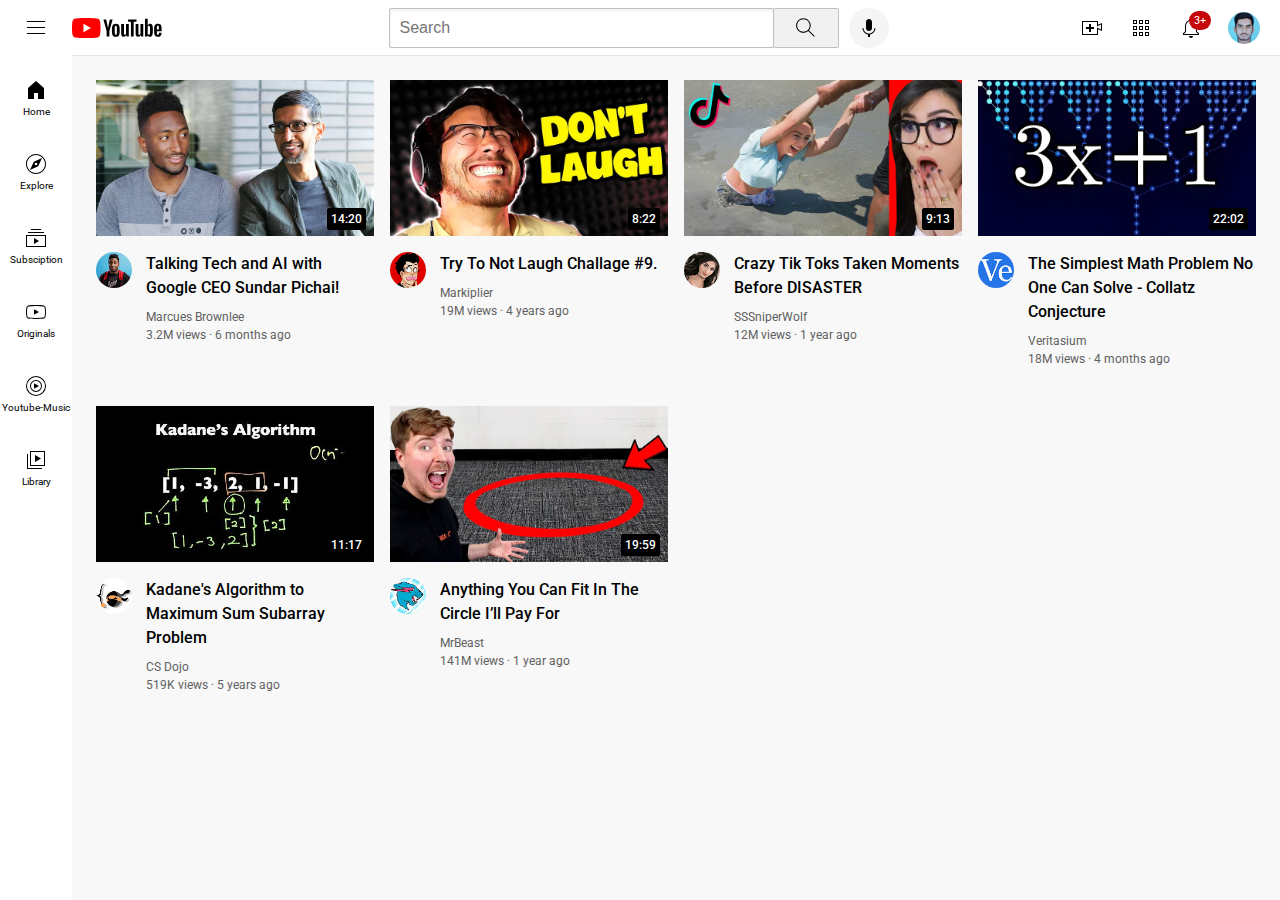
<file: index.html>
<!DOCTYPE html>
<html lang="en">
<head>
  <meta charset="UTF-8">
  <meta name="viewport" content="width=device-width, initial-scale=1.0">
  <title>Youtube clone</title>
  <link rel="preconnect" href="https://fonts.googleapis.com">
  <link rel="preconnect" href="https://fonts.gstatic.com" crossorigin>
  <link href="https://fonts.googleapis.com/css2?family=Roboto:wght@400;500;700&display=swap" 
  rel="stylesheet">
  <link rel="stylesheet" href="Styles/general.css">
  <link rel="stylesheet" href="Styles/header.css">
  <link rel="stylesheet" href="Styles/video.css">
  <link rel="stylesheet" href="Styles/sidebar.css">
</head>
<body>
  <header class="header">
    <div class="left-section">
    <img class="hamburger-menu" src="icons/hamburger-menu.svg" 
    alt="hamburger-menu">
    <img class="youtube-logo" src="icons/youtube-logo.svg" 
    alt="youtube-logo">
      </button>
    </div>
    <div class="middle-section">
      <input type="text" class="search-bar" placeholder="Search">
      <button class="search-button">
        <img class="search-icon" src="icons/search.svg" alt="search">
        <div class="tooltip">Search</div>
      </button>
      <!-- put position absolute inside position relative -->
      <button class="voice-search-button">
        <img class="voice-search-icon" src="icons/voice-search-icon.svg" alt="voice-search-icon">
        <div class="tooltip">Search with your voice</div>
      </button>
    </div>
    <div class="right-section">
      <div class="upload-icon-container">
        <img class="upload-icon" src="icons/upload.svg" 
      alt="upload">
      <div class="tooltip">Create</div>
      </div>
      <div class="youtube-icon-container">
      <img class="youtube-apps-icon" src="icons/youtube-apps.svg" 
      alt="youtube-apps">
      <div class="tooltip">YouTube apps</div>
      </div>
      <div class="notification-icon-container">
        <img class="notification-icon" src="icons/notifications.svg" 
        alt="notifications">
        <div class="tooltip">Notifications</div>
        <div class="notification-count">
          3+</div>
      </div>
      <img class="current-user-picture" src="thumbnail/Channel - Pictures/Mahaj.jpg" 
      alt="my-channel">
    </div> 
  </header>
  
  <nav class="sidebar">
    <div class="sidebar-link">
      <img src="icons/home.svg" alt="home">
      <div>Home</div>
    </div>
    <div class="sidebar-link">
      <img src="icons/explore.svg" alt="explore">
      <div>Explore</div>
    </div>
    <div class="sidebar-link">
      <img src="icons/subscriptions.svg" alt="subscriptions">
      <div>Subsciption</div>
    </div>
    <div class="sidebar-link">
      <img src="icons/originals.svg" alt="originals">
      <div>Originals</div>
    </div>
    <div class="sidebar-link">
      <img src="icons/youtube-music.svg" alt="youtube-music">
      <div>Youtube-Music</div>
    </div>
    <div class="sidebar-link">
      <img src="icons/library.svg" alt="library">
      <div>Library</div>
    </div>
  </nav>

  <main>
    <section class="video-grid">
      <div class="video-preview">
        <div class="thumbnail-row">
          <img class="thumbnail" src="thumbnail/thumbnail-1.webp" 
          alt="thumbnail">
          <div class="video-time">14:20</div>
        </div>
        <div class="video-info-grid">
          <div class="channel-picture">
            <img class="profile-picture" src="./thumbnail/Channel - Pictures/channel-1.jpeg" alt="channel-1">
          </div>
          <div class="video-info">
            <p class="video-title">
              Talking Tech and AI with Google CEO Sundar Pichai!
            </p>
            <p class="video-author">
              Marcues Brownlee
            </p>
            <p class="video-stats">
              3.2M views &#183; 6 months ago
            </p> 
          </div>  
        </div>
        </div>
          
      <div class="video-preview">
        <div class="thumbnail-row">
          <img class="thumbnail" src="thumbnail/thumbnail-2.webp" 
          alt="thumbnail">
          <div class="video-time">8:22</div>
        </div>
        <div class="video-info-grid">
          <div class="channel-picture">
            <img class="profile-picture" src="./thumbnail/Channel - Pictures/channel-2.jpeg" alt="">
          </div>
          <div class="video-info">
            <p class="video-title">
              Try To Not Laugh Challage #9.
            </p>
            <p class="video-author">
              Markiplier
            </p>
            <p class="video-stats">
              19M views &#183; 4 years ago
            </p>
          </div>
          </div>
      </div>
    
      <div class="video-preview">
        <div class="thumbnail-row">
          <img class="thumbnail" src="thumbnail/thumbnail-3.webp" 
          alt="thumbnail">
          <div class="video-time">9:13</div>
        </div>
        <div class="video-info-grid">
          <div class="channel-picture">
            <img class="profile-picture" src="./thumbnail/Channel - Pictures/channel-3.jpeg" alt="channel-1">
          </div>
          <div class="video-info">
            <p class="video-title">
              Crazy Tik Toks Taken Moments Before DISASTER
            </p>
            <p class="video-author">
              SSSniperWolf
            </p>
            <p class="video-stats">
              12M views &#183; 1 year ago
            </p> 
          </div>  
        </div>
        </div>
    
        <div class="video-preview">
          <div class="thumbnail-row">
            <img class="thumbnail" src="thumbnail/thumbnail-4.webp" 
            alt="thumbnail">
            <div class="video-time">22:02</div>
          </div>
          <div class="video-info-grid">
            <div class="channel-picture">
              <img class="profile-picture" src="./thumbnail/Channel - Pictures/channel-4.jpeg" alt="">
            </div>
            <div class="video-info">
              <p class="video-title">
                The Simplest Math Problem No One Can Solve - Collatz Conjecture
              </p>
              <p class="video-author">
                Veritasium
              </p>
              <p class="video-stats">
                18M views &#183; 4 months ago
              </p>
            </div>
            </div>
        </div>
    
        <div class="video-preview">
          <div class="thumbnail-row">
            <img class="thumbnail" src="thumbnail/thumbnail-5.webp" 
            alt="thumbnail">
            <div class="video-time">11:17</div>
          </div>
          <div class="video-info-grid">
            <div class="channel-picture">
              <img class="profile-picture" src="./thumbnail/Channel - Pictures/channel-5.jpeg" alt="channel-1">
            </div>
            <div class="video-info">
              <p class="video-title">
                Kadane's Algorithm to Maximum Sum Subarray Problem
              </p>
              <p class="video-author">
                CS Dojo
              </p>
              <p class="video-stats">
                519K views &#183; 5 years ago
              </p> 
            </div>  
          </div>
          </div>
      
          <div class="video-preview">
            <div class="thumbnail-row">
              <img class="thumbnail" src="thumbnail/thumbnail-6.webp" 
              alt="thumbnail">
              <div class="video-time">19:59</div>
            </div>
            <div class="video-info-grid">
              <div class="channel-picture">
                <img class="profile-picture" src="./thumbnail/Channel - Pictures/channel-6.jpeg" alt="">
              </div>
              <div class="video-info">
                <p class="video-title">
                  Anything You Can Fit In The Circle I’ll Pay For
                </p>
                <p class="video-author">
                  MrBeast
                </p>
                <p class="video-stats">
                  141M views &#183; 1 year ago
                </p>
              </div>
              </div>
          </div>
    </section>
  </main>
</body>
</html>
</file>
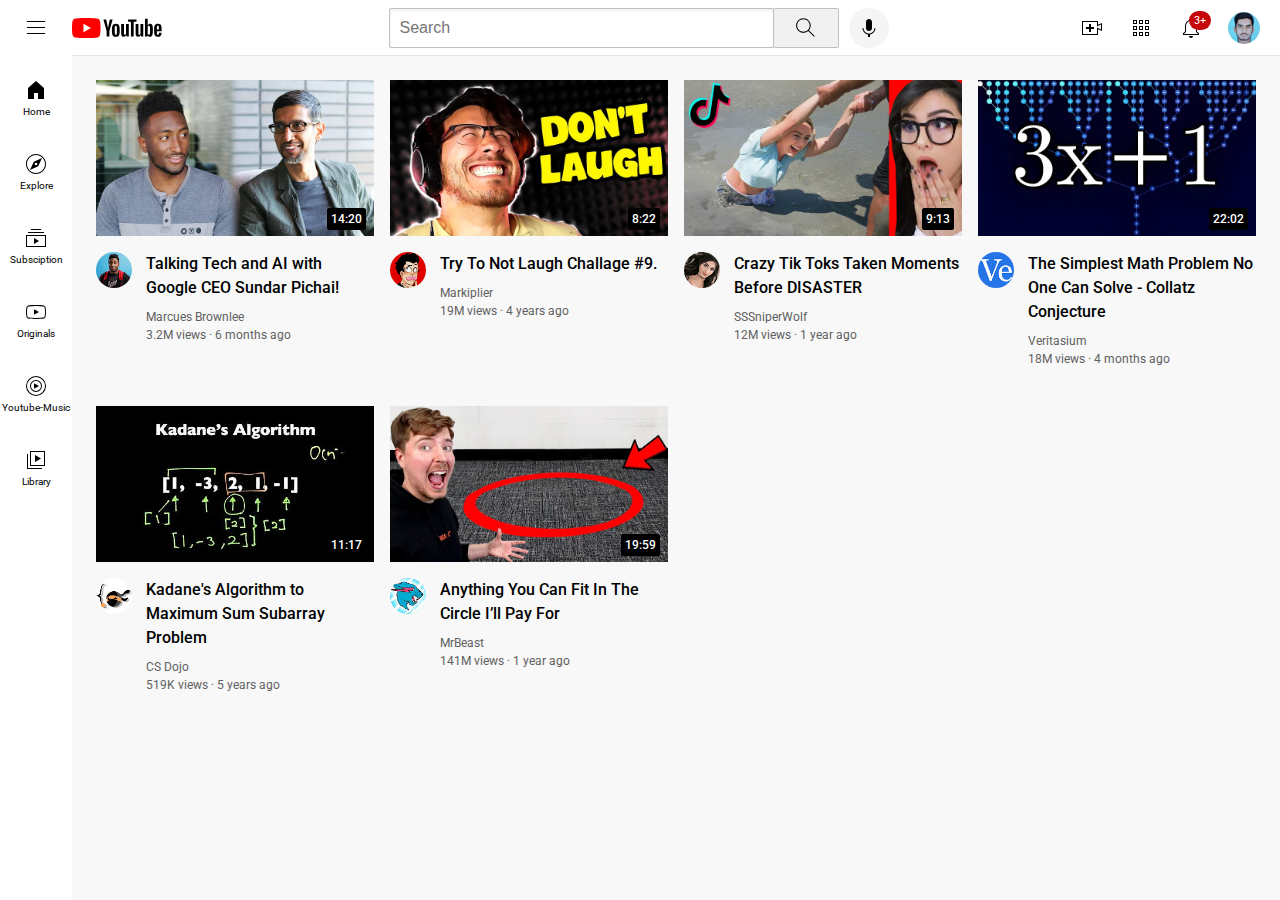
<file: youtube.html>
<!DOCTYPE html>
<html lang="en">
<head>
  <meta charset="UTF-8">
  <meta name="viewport" content="width=device-width, initial-scale=1.0">
  <title>Youtube.com clone</title>
  <link rel="preconnect" href="https://fonts.googleapis.com">
  <link rel="preconnect" href="https://fonts.gstatic.com" crossorigin>
  <link href="https://fonts.googleapis.com/css2?family=Roboto:wght@400;500;700&display=swap" 
  rel="stylesheet">
  <link rel="stylesheet" href="Styles/general.css">
  <link rel="stylesheet" href="Styles/header.css">
  <link rel="stylesheet" href="Styles/video.css">
  <link rel="stylesheet" href="Styles/sidebar.css">
</head>
<body>
  <header class="header">
    <div class="left-section">
    <img class="hamburger-menu" src="icons/hamburger-menu.svg" 
    alt="hamburger-menu">
    <img class="youtube-logo" src="icons/youtube-logo.svg" 
    alt="youtube-logo">
      </button>
    </div>
    <div class="middle-section">
      <input type="text" class="search-bar" placeholder="Search">
      <button class="search-button">
        <img class="search-icon" src="icons/search.svg" alt="search">
        <div class="tooltip">Search</div>
      </button>
      <!-- put position absolute inside position relative -->
      <button class="voice-search-button">
        <img class="voice-search-icon" src="icons/voice-search-icon.svg" alt="voice-search-icon">
        <div class="tooltip">Search with your voice</div>
      </button>
    </div>
    <div class="right-section">
      <div class="upload-icon-container">
        <img class="upload-icon" src="icons/upload.svg" 
      alt="upload">
      <div class="tooltip">Create</div>
      </div>
      <div class="youtube-icon-container">
      <img class="youtube-apps-icon" src="icons/youtube-apps.svg" 
      alt="youtube-apps">
      <div class="tooltip">YouTube apps</div>
      </div>
      <div class="notification-icon-container">
        <img class="notification-icon" src="icons/notifications.svg" 
        alt="notifications">
        <div class="tooltip">Notifications</div>
        <div class="notification-count">
          3+</div>
      </div>
      <img class="current-user-picture" src="thumbnail/Channel - Pictures/Mahaj.jpg" 
      alt="my-channel">
    </div> 
  </header>
  
  <nav class="sidebar">
    <div class="sidebar-link">
      <img src="icons/home.svg" alt="home">
      <div>Home</div>
    </div>
    <div class="sidebar-link">
      <img src="icons/explore.svg" alt="explore">
      <div>Explore</div>
    </div>
    <div class="sidebar-link">
      <img src="icons/subscriptions.svg" alt="subscriptions">
      <div>Subsciption</div>
    </div>
    <div class="sidebar-link">
      <img src="icons/originals.svg" alt="originals">
      <div>Originals</div>
    </div>
    <div class="sidebar-link">
      <img src="icons/youtube-music.svg" alt="youtube-music">
      <div>Youtube-Music</div>
    </div>
    <div class="sidebar-link">
      <img src="icons/library.svg" alt="library">
      <div>Library</div>
    </div>
  </nav>

  <main>
    <section class="video-grid">
      <div class="video-preview">
        <div class="thumbnail-row">
          <img class="thumbnail" src="thumbnail/thumbnail-1.webp" 
          alt="thumbnail">
          <div class="video-time">14:20</div>
        </div>
        <div class="video-info-grid">
          <div class="channel-picture">
            <img class="profile-picture" src="./thumbnail/Channel - Pictures/channel-1.jpeg" alt="channel-1">
          </div>
          <div class="video-info">
            <p class="video-title">
              Talking Tech and AI with Google CEO Sundar Pichai!
            </p>
            <p class="video-author">
              Marcues Brownlee
            </p>
            <p class="video-stats">
              3.2M views &#183; 6 months ago
            </p> 
          </div>  
        </div>
        </div>
          
      <div class="video-preview">
        <div class="thumbnail-row">
          <img class="thumbnail" src="thumbnail/thumbnail-2.webp" 
          alt="thumbnail">
          <div class="video-time">8:22</div>
        </div>
        <div class="video-info-grid">
          <div class="channel-picture">
            <img class="profile-picture" src="./thumbnail/Channel - Pictures/channel-2.jpeg" alt="">
          </div>
          <div class="video-info">
            <p class="video-title">
              Try To Not Laugh Challage #9.
            </p>
            <p class="video-author">
              Markiplier
            </p>
            <p class="video-stats">
              19M views &#183; 4 years ago
            </p>
          </div>
          </div>
      </div>
    
      <div class="video-preview">
        <div class="thumbnail-row">
          <img class="thumbnail" src="thumbnail/thumbnail-3.webp" 
          alt="thumbnail">
          <div class="video-time">9:13</div>
        </div>
        <div class="video-info-grid">
          <div class="channel-picture">
            <img class="profile-picture" src="./thumbnail/Channel - Pictures/channel-3.jpeg" alt="channel-1">
          </div>
          <div class="video-info">
            <p class="video-title">
              Crazy Tik Toks Taken Moments Before DISASTER
            </p>
            <p class="video-author">
              SSSniperWolf
            </p>
            <p class="video-stats">
              12M views &#183; 1 year ago
            </p> 
          </div>  
        </div>
        </div>
    
        <div class="video-preview">
          <div class="thumbnail-row">
            <img class="thumbnail" src="thumbnail/thumbnail-4.webp" 
            alt="thumbnail">
            <div class="video-time">22:02</div>
          </div>
          <div class="video-info-grid">
            <div class="channel-picture">
              <img class="profile-picture" src="./thumbnail/Channel - Pictures/channel-4.jpeg" alt="">
            </div>
            <div class="video-info">
              <p class="video-title">
                The Simplest Math Problem No One Can Solve - Collatz Conjecture
              </p>
              <p class="video-author">
                Veritasium
              </p>
              <p class="video-stats">
                18M views &#183; 4 months ago
              </p>
            </div>
            </div>
        </div>
    
        <div class="video-preview">
          <div class="thumbnail-row">
            <img class="thumbnail" src="thumbnail/thumbnail-5.webp" 
            alt="thumbnail">
            <div class="video-time">11:17</div>
          </div>
          <div class="video-info-grid">
            <div class="channel-picture">
              <img class="profile-picture" src="./thumbnail/Channel - Pictures/channel-5.jpeg" alt="channel-1">
            </div>
            <div class="video-info">
              <p class="video-title">
                Kadane's Algorithm to Maximum Sum Subarray Problem
              </p>
              <p class="video-author">
                CS Dojo
              </p>
              <p class="video-stats">
                519K views &#183; 5 years ago
              </p> 
            </div>  
          </div>
          </div>
      
          <div class="video-preview">
            <div class="thumbnail-row">
              <img class="thumbnail" src="thumbnail/thumbnail-6.webp" 
              alt="thumbnail">
              <div class="video-time">19:59</div>
            </div>
            <div class="video-info-grid">
              <div class="channel-picture">
                <img class="profile-picture" src="./thumbnail/Channel - Pictures/channel-6.jpeg" alt="">
              </div>
              <div class="video-info">
                <p class="video-title">
                  Anything You Can Fit In The Circle I’ll Pay For
                </p>
                <p class="video-author">
                  MrBeast
                </p>
                <p class="video-stats">
                  141M views &#183; 1 year ago
                </p>
              </div>
              </div>
          </div>
    </section>
  </main>
</body>
</html>
</file>
<file: Styles/general.css>
p {
  margin-top: 0;
  margin-bottom: 0;
}

body {
  font-family: 'Roboto', Arial;
  margin: 0;
  padding-top: 80px;
  padding-left: 96px;
  padding-right: 24px;
  background-color: rgb(248, 248, 248);
}
</file>
<file: Styles/header.css>
.header{
  height: 55px;
  display: flex;
  flex-direction: row;
  justify-content: space-between;
  position: fixed;
  top: 0;
  left: 0;
  right: 0;
  z-index: 100;
  background-color: white;
  border-bottom: 1px solid rgb(228, 228, 228);
}

.left-section {
  display: flex;
  align-items: center;
}

.hamburger-menu {
  height: 24px;
  margin-left: 24px;
  margin-right: 24px;
}

.youtube-logo {
  height: 20px;
}

.middle-section {
  flex: 1;
  max-width: 500px;
  margin-left: 70px;
  margin-right: 35px;
  display: flex;
  align-items: center;
}

.search-bar {
  flex: 1;
  height: 36px;
   width: 0;   /* shrink the width */
  padding-left: 10px;
  font-size: 16px;
  border: 1px solid rgb(192, 192, 192);
  box-shadow: inset 1px 2px 3px rgba(0, 0, 0, 0.05);
  border-radius: 2px;
}

.search-bar::placeholder {
  font-size: 16px;
}
.search-button,
.voice-search-button,
.upload-icon-container,
.youtube-icon-container,
.notification-icon-container {
  position: relative;
  display: flex;
  justify-content: center;
  align-items: center;
  cursor: pointer;
  transition: opacity 0.15s;
}
.search-button {
  height: 40px;
  width: 66px;
  background-color: rgb(240, 240, 240);
  border: 1px solid rgb(192, 192, 192);
  margin-left: -1px;
  margin-right: 10px;
  border-radius: 2px; 
} 

.search-icon {
  height: 25px;
}
.search-button .tooltip,
.voice-search-button .tooltip,
.upload-icon-container .tooltip,
.youtube-icon-container .tooltip,
.notification-icon-container .tooltip{
  position: absolute;
  background-color: rgb(101, 95, 95);
  color: white;
  padding: 4px 8px;
  border-radius: 2px;
  bottom: -30px;
  font-size: 12px;
  opacity: 0;
  cursor: pointer;
  transition: opacity 0.15s;
  pointer-events: none;
  white-space: nowrap;
}

.search-button:hover .tooltip,
.voice-search-button:hover .tooltip,
.upload-icon-container:hover .tooltip,
.youtube-icon-container:hover .tooltip,
.notification-icon-container:hover .tooltip {
  opacity: 1;
}
.voice-search-button {
  height: 40px;
  width: 40px;
  border-radius: 20px;
  border: none;
  background-color: rgb(245, 245, 245);
}
.voice-search-icon {
  height: 24px;
}

.right-section {
  margin-right: 20px;
  width: 180px;
  display: flex;
  flex-shrink: 0;     /*does'nt shrink */
  align-items: center;
  justify-content: space-between;
}

.upload-icon {
  height: 24px;
}

.youtube-apps-icon {
  height: 24px;
}

.notification-icon {
  height: 24px;
}
.notification-icon-container {
  position: relative;
}

.notification-count {
  position: absolute;
  background-color: rgb(199, 8, 8);
  color: white;
  top: -5px;
  right: -8px;
  font-size: 11px;
  padding-left: 5px;
  padding-right: 5px;
  padding-top: 3px;
  padding-bottom: 3px;
  border-radius: 10px;
}
.current-user-picture {
  height: 32px;
  border-radius: 16px;
}
</file>
<file: Styles/video.css>
.thumbnail {
  width: 100%;
}

.video-info-grid {
  display: grid;
  grid-template-columns: 50px 1fr;
}

/* .channel-picture {
  vertical-align: top;
  background-color: gray;
}

.video-info {
  background-color: gray;
} */

.profile-picture {
  width:36px;
  border-radius: 50px;
}
.thumbnail-row {
  margin-bottom: 12px;
  position: relative;
}
.video-author,
.video-stats {
  color: rgb(96, 96, 96);
  font-size: 12px;
}

.video-title {
  margin-top: 0;
  margin-bottom: 10px;
  line-height: 20px;
  font-weight: 500;
  font-size: 14px;
}

.video-author {
  margin-bottom: 4px;
}

.video-grid {
  display: grid;
  grid-template-columns: 1fr 1fr 1fr;
  column-gap: 16px;
  row-gap: 40px;
}

@media (max-width: 750px) {
  .video-grid {
    grid-template-columns: 1fr 1fr;
  }
}

@media (min-width: 751px) and (max-width: 999px) {
  .video-grid {
    grid-template-columns: 1fr 1fr 1fr;
  }
}

@media (min-width: 1000px) {
  .video-grid {
    grid-template-columns: 1fr 1fr 1fr 1fr;
  } 
  .video-title {
    font-size: 16px;
    line-height: 24px;
  }
}

.video-time {
  background-color: black;
  font-size: 12px;
  font-weight: 500;
  padding: 4px;
  border-radius: 2px;
  color: white;
  position: absolute;
  right: 8px;
  bottom: 10px;
}
</file>
<file: Styles/sidebar.css>
.sidebar {
  position: fixed;
  bottom: 0;
  left: 0;
  top: 55px;
  width: 72px;
  background-color: white;
  z-index: 200;
  padding-top: 5px;
}

.sidebar-link {
  height: 74px;
  display: flex;
  justify-content: center;
  align-items: center;
  flex-direction: column;
}

.sidebar-link:hover {
  background-color: rgb(235, 235, 235);
}

.sidebar-link img {
  height: 24px;
  margin-bottom: 4px;
}

.sidebar-link div {
  font-size: 10px;
}
</file>
